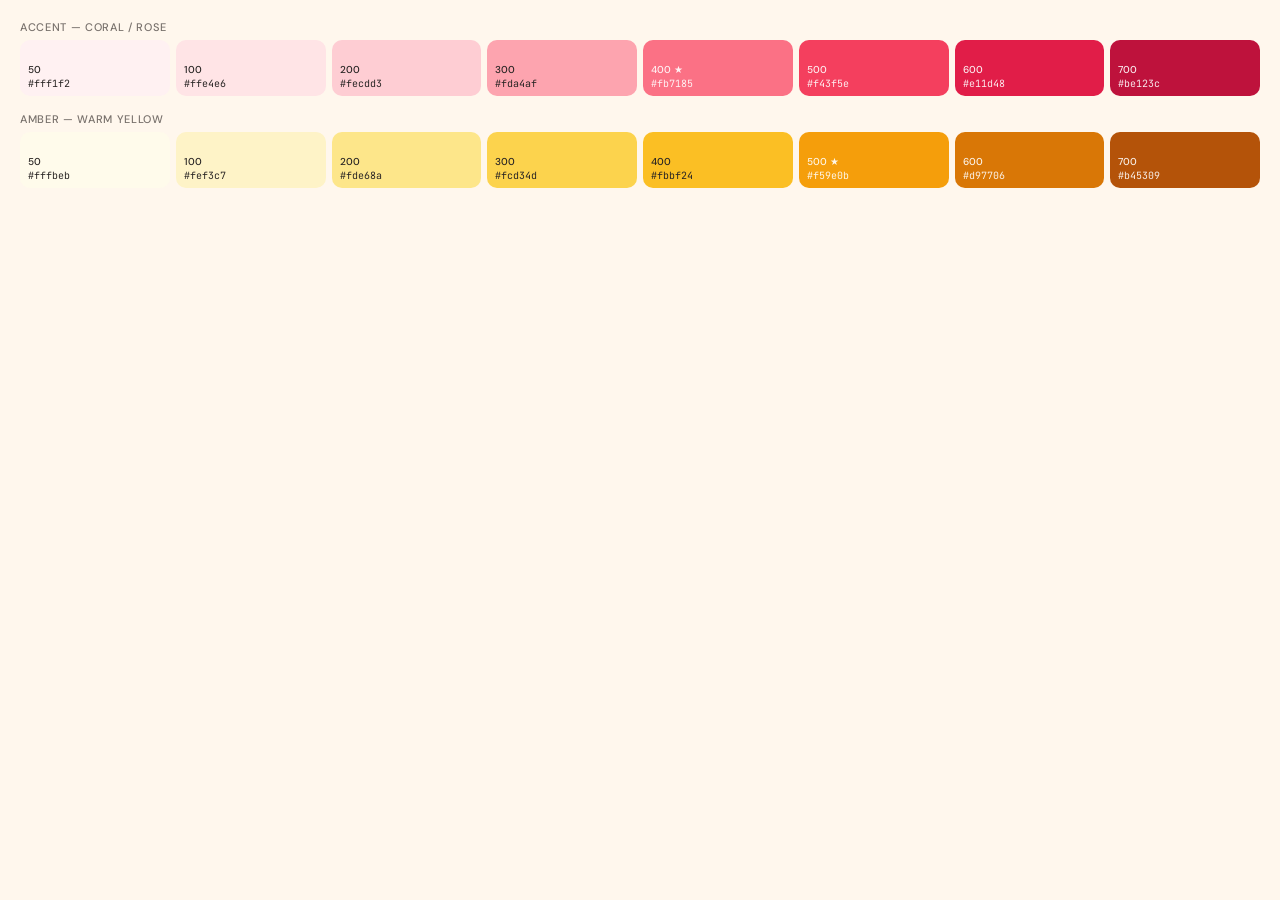
<file: preview/colors-accent.html>
<!DOCTYPE html>
<html lang="en">
<head>
<meta charset="UTF-8">
<title>Accent Colors</title>
<link href="https://fonts.googleapis.com/css2?family=DM+Sans:wght@400;500&family=JetBrains+Mono:wght@400&display=swap" rel="stylesheet">
<style>
  * { box-sizing: border-box; margin: 0; padding: 0; }
  body { font-family: 'DM Sans', sans-serif; background: #fff7ed; padding: 20px; display: flex; flex-direction: column; gap: 16px; }
  .row { display: flex; gap: 6px; }
  .swatch { flex: 1; height: 56px; border-radius: 10px; display: flex; flex-direction: column; justify-content: flex-end; padding: 6px 8px; }
  .swatch-label { font-family: 'JetBrains Mono', monospace; font-size: 10px; }
  .swatch-name { font-size: 10px; font-weight: 500; margin-bottom: 1px; }
  .light { color: #292524; }
  .dark { color: rgba(255,255,255,0.9); }
  .section-label { font-size: 11px; font-weight: 500; color: #78716c; margin-bottom: 6px; letter-spacing: 0.06em; text-transform: uppercase; }
</style>
</head>
<body>
<div>
  <div class="section-label">Accent — Coral / Rose</div>
  <div class="row">
    <div class="swatch light" style="background:#fff1f2"><div class="swatch-name">50</div><div class="swatch-label">#fff1f2</div></div>
    <div class="swatch light" style="background:#ffe4e6"><div class="swatch-name">100</div><div class="swatch-label">#ffe4e6</div></div>
    <div class="swatch light" style="background:#fecdd3"><div class="swatch-name">200</div><div class="swatch-label">#fecdd3</div></div>
    <div class="swatch light" style="background:#fda4af"><div class="swatch-name">300</div><div class="swatch-label">#fda4af</div></div>
    <div class="swatch dark" style="background:#fb7185"><div class="swatch-name">400 ★</div><div class="swatch-label">#fb7185</div></div>
    <div class="swatch dark" style="background:#f43f5e"><div class="swatch-name">500</div><div class="swatch-label">#f43f5e</div></div>
    <div class="swatch dark" style="background:#e11d48"><div class="swatch-name">600</div><div class="swatch-label">#e11d48</div></div>
    <div class="swatch dark" style="background:#be123c"><div class="swatch-name">700</div><div class="swatch-label">#be123c</div></div>
  </div>
</div>
<div>
  <div class="section-label">Amber — Warm Yellow</div>
  <div class="row">
    <div class="swatch light" style="background:#fffbeb"><div class="swatch-name">50</div><div class="swatch-label">#fffbeb</div></div>
    <div class="swatch light" style="background:#fef3c7"><div class="swatch-name">100</div><div class="swatch-label">#fef3c7</div></div>
    <div class="swatch light" style="background:#fde68a"><div class="swatch-name">200</div><div class="swatch-label">#fde68a</div></div>
    <div class="swatch light" style="background:#fcd34d"><div class="swatch-name">300</div><div class="swatch-label">#fcd34d</div></div>
    <div class="swatch light" style="background:#fbbf24"><div class="swatch-name">400</div><div class="swatch-label">#fbbf24</div></div>
    <div class="swatch dark" style="background:#f59e0b"><div class="swatch-name">500 ★</div><div class="swatch-label">#f59e0b</div></div>
    <div class="swatch dark" style="background:#d97706"><div class="swatch-name">600</div><div class="swatch-label">#d97706</div></div>
    <div class="swatch dark" style="background:#b45309"><div class="swatch-name">700</div><div class="swatch-label">#b45309</div></div>
  </div>
</div>
</body>
</html>
</file>
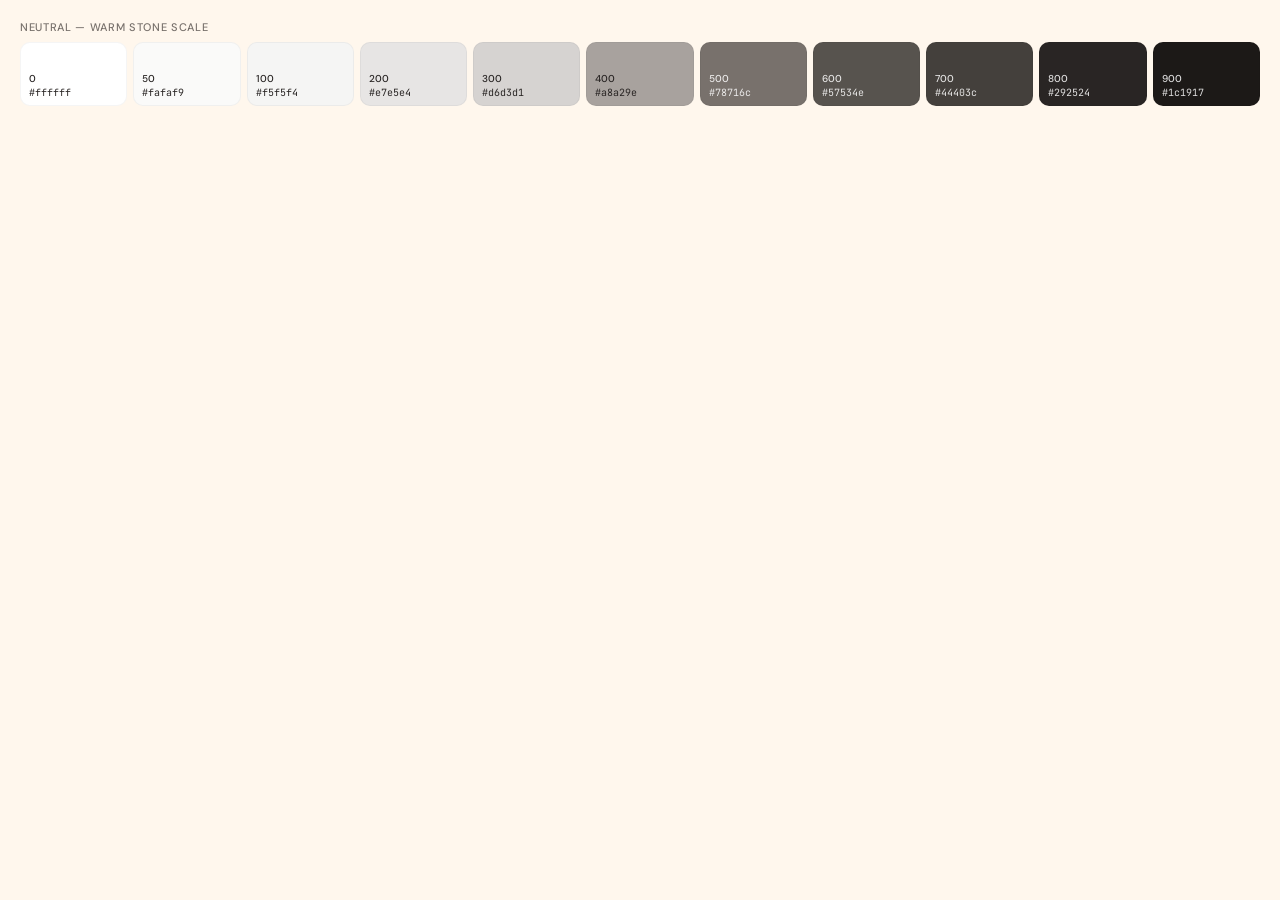
<file: preview/colors-neutral.html>
<!DOCTYPE html>
<html lang="en">
<head>
<meta charset="UTF-8">
<meta name="viewport" content="width=device-width, initial-scale=1.0">
<title>Neutral Colors</title>
<link href="https://fonts.googleapis.com/css2?family=DM+Sans:wght@400;500&family=JetBrains+Mono:wght@400&display=swap" rel="stylesheet">
<style>
  * { box-sizing: border-box; margin: 0; padding: 0; }
  body { font-family: 'DM Sans', sans-serif; background: #fff7ed; padding: 20px; }
  .row { display: flex; gap: 6px; }
  .swatch { flex: 1; height: 64px; border-radius: 10px; display: flex; flex-direction: column; justify-content: flex-end; padding: 6px 8px; border: 1px solid rgba(0,0,0,0.04); }
  .swatch-label { font-family: 'JetBrains Mono', monospace; font-size: 10px; }
  .swatch-name { font-size: 10px; font-weight: 500; margin-bottom: 1px; }
  .light { color: #292524; }
  .dark { color: rgba(255,255,255,0.85); }
  .section-label { font-size: 11px; font-weight: 500; color: #78716c; margin-bottom: 8px; letter-spacing: 0.06em; text-transform: uppercase; }
</style>
</head>
<body>
<div class="section-label">Neutral — Warm Stone Scale</div>
<div class="row">
  <div class="swatch light" style="background:#ffffff"><div class="swatch-name">0</div><div class="swatch-label">#ffffff</div></div>
  <div class="swatch light" style="background:#fafaf9"><div class="swatch-name">50</div><div class="swatch-label">#fafaf9</div></div>
  <div class="swatch light" style="background:#f5f5f4"><div class="swatch-name">100</div><div class="swatch-label">#f5f5f4</div></div>
  <div class="swatch light" style="background:#e7e5e4"><div class="swatch-name">200</div><div class="swatch-label">#e7e5e4</div></div>
  <div class="swatch light" style="background:#d6d3d1"><div class="swatch-name">300</div><div class="swatch-label">#d6d3d1</div></div>
  <div class="swatch light" style="background:#a8a29e"><div class="swatch-name">400</div><div class="swatch-label">#a8a29e</div></div>
  <div class="swatch dark" style="background:#78716c"><div class="swatch-name">500</div><div class="swatch-label">#78716c</div></div>
  <div class="swatch dark" style="background:#57534e"><div class="swatch-name">600</div><div class="swatch-label">#57534e</div></div>
  <div class="swatch dark" style="background:#44403c"><div class="swatch-name">700</div><div class="swatch-label">#44403c</div></div>
  <div class="swatch dark" style="background:#292524"><div class="swatch-name">800</div><div class="swatch-label">#292524</div></div>
  <div class="swatch dark" style="background:#1c1917"><div class="swatch-name">900</div><div class="swatch-label">#1c1917</div></div>
</div>
</body>
</html>
</file>
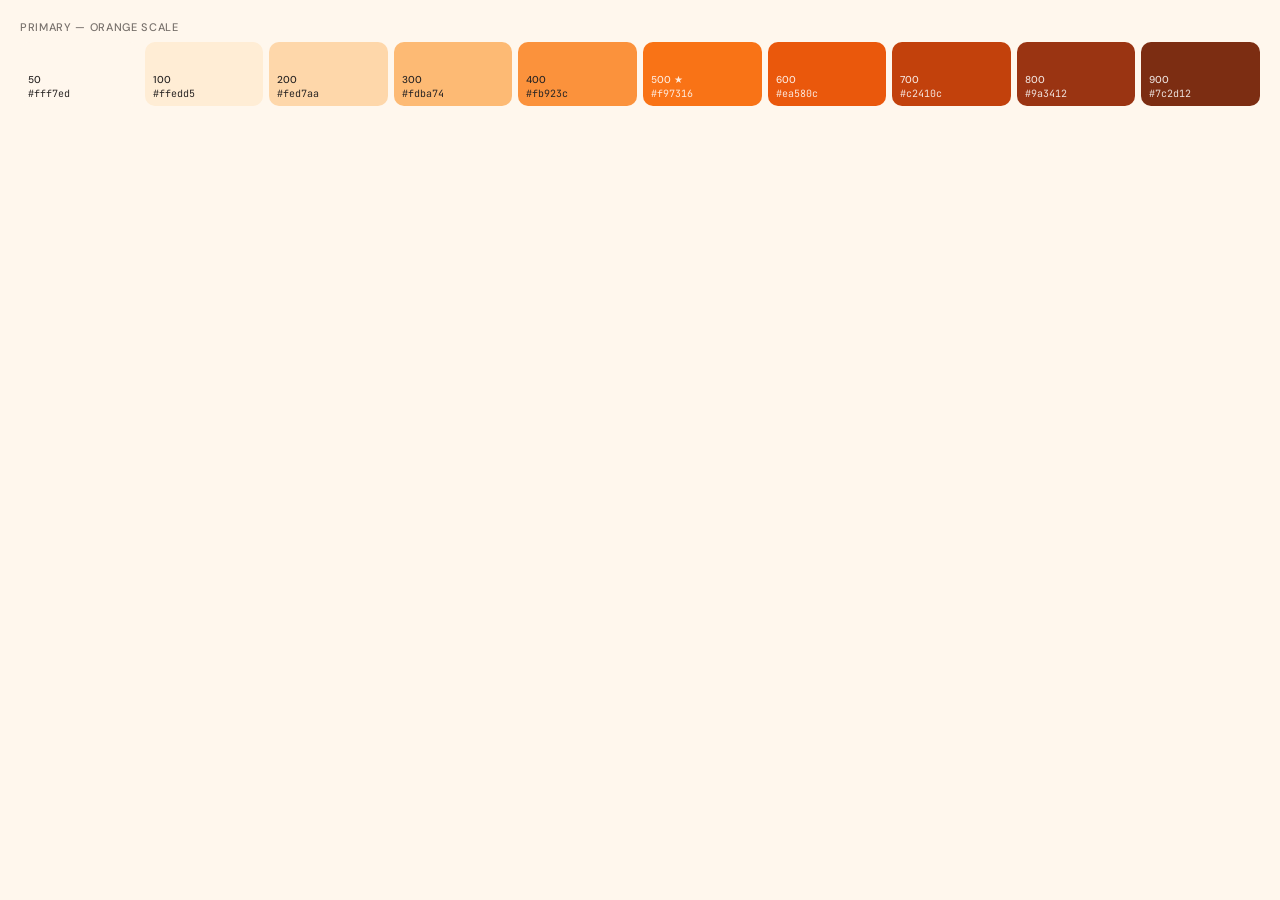
<file: preview/colors-primary.html>
<!DOCTYPE html>
<html lang="en">
<head>
<meta charset="UTF-8">
<meta name="viewport" content="width=device-width, initial-scale=1.0">
<title>Primary Colors</title>
<link rel="preconnect" href="https://fonts.googleapis.com">
<link href="https://fonts.googleapis.com/css2?family=DM+Sans:wght@400;500&family=JetBrains+Mono:wght@400&display=swap" rel="stylesheet">
<style>
  * { box-sizing: border-box; margin: 0; padding: 0; }
  body { font-family: 'DM Sans', sans-serif; background: #fff7ed; padding: 20px; }
  .row { display: flex; gap: 6px; }
  .swatch { flex: 1; height: 64px; border-radius: 10px; display: flex; flex-direction: column; justify-content: flex-end; padding: 6px 8px; }
  .swatch-label { font-family: 'JetBrains Mono', monospace; font-size: 10px; font-weight: 400; }
  .swatch-name { font-size: 10px; font-weight: 500; margin-bottom: 1px; }
  .light { color: #292524; }
  .dark { color: rgba(255,255,255,0.85); }
  .section-label { font-size: 11px; font-weight: 500; color: #78716c; margin-bottom: 8px; letter-spacing: 0.06em; text-transform: uppercase; }
</style>
</head>
<body>
<div class="section-label">Primary — Orange Scale</div>
<div class="row">
  <div class="swatch light" style="background:#fff7ed"><div class="swatch-name">50</div><div class="swatch-label">#fff7ed</div></div>
  <div class="swatch light" style="background:#ffedd5"><div class="swatch-name">100</div><div class="swatch-label">#ffedd5</div></div>
  <div class="swatch light" style="background:#fed7aa"><div class="swatch-name">200</div><div class="swatch-label">#fed7aa</div></div>
  <div class="swatch light" style="background:#fdba74"><div class="swatch-name">300</div><div class="swatch-label">#fdba74</div></div>
  <div class="swatch light" style="background:#fb923c"><div class="swatch-name">400</div><div class="swatch-label">#fb923c</div></div>
  <div class="swatch dark" style="background:#f97316"><div class="swatch-name">500 ★</div><div class="swatch-label">#f97316</div></div>
  <div class="swatch dark" style="background:#ea580c"><div class="swatch-name">600</div><div class="swatch-label">#ea580c</div></div>
  <div class="swatch dark" style="background:#c2410c"><div class="swatch-name">700</div><div class="swatch-label">#c2410c</div></div>
  <div class="swatch dark" style="background:#9a3412"><div class="swatch-name">800</div><div class="swatch-label">#9a3412</div></div>
  <div class="swatch dark" style="background:#7c2d12"><div class="swatch-name">900</div><div class="swatch-label">#7c2d12</div></div>
</div>
</body>
</html>
</file>
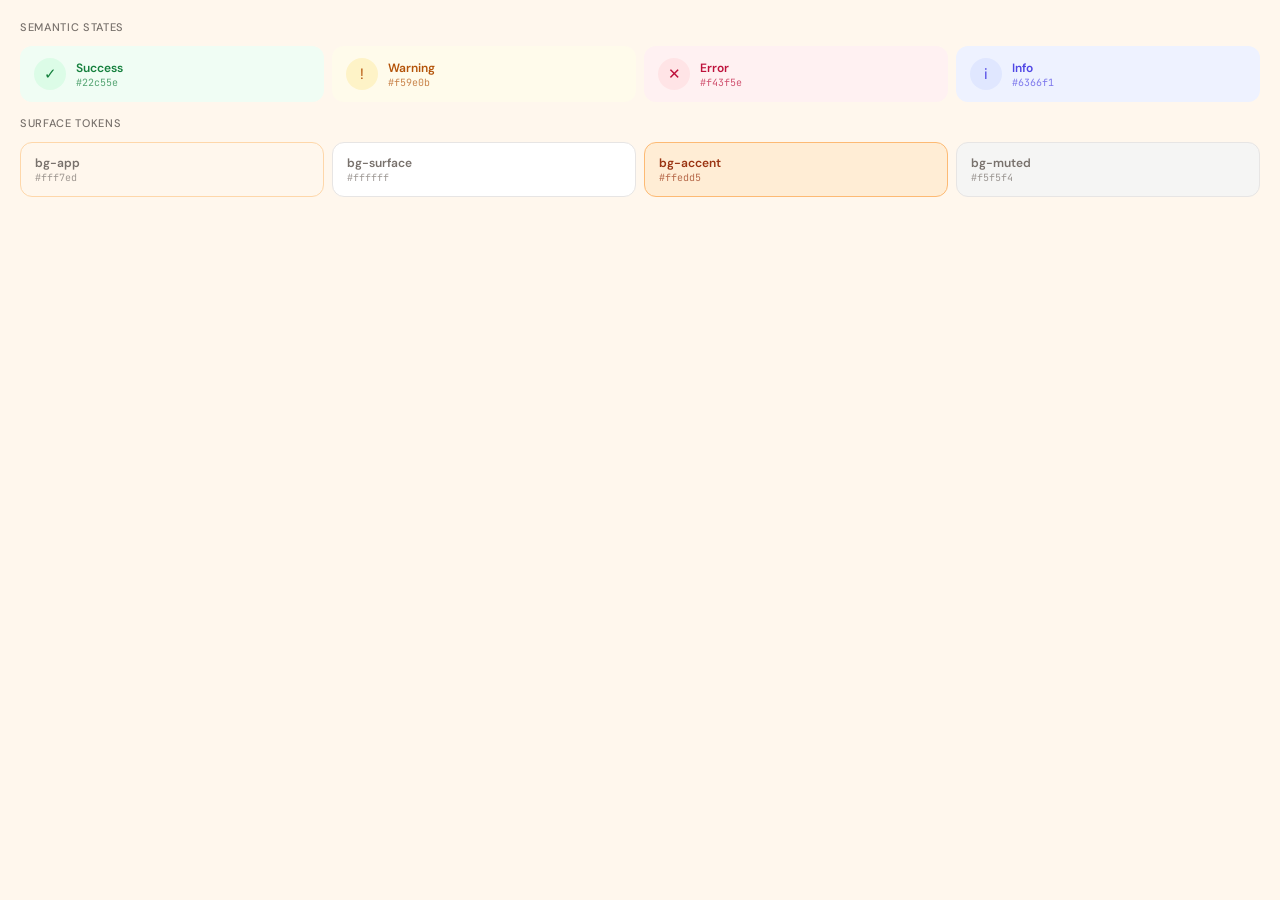
<file: preview/colors-semantic.html>
<!DOCTYPE html>
<html lang="en">
<head>
<meta charset="UTF-8">
<title>Semantic Colors</title>
<link href="https://fonts.googleapis.com/css2?family=DM+Sans:wght@400;500;600&family=JetBrains+Mono:wght@400&display=swap" rel="stylesheet">
<style>
  * { box-sizing: border-box; margin: 0; padding: 0; }
  body { font-family: 'DM Sans', sans-serif; background: #fff7ed; padding: 20px; display: flex; flex-direction: column; gap: 10px; }
  .row { display: flex; gap: 8px; }
  .chip { flex: 1; border-radius: 12px; padding: 12px 14px; display: flex; align-items: center; gap: 10px; }
  .chip-icon { width: 32px; height: 32px; border-radius: 50%; display: flex; align-items: center; justify-content: center; font-size: 15px; flex-shrink: 0; }
  .chip-text { display: flex; flex-direction: column; }
  .chip-name { font-size: 12px; font-weight: 600; }
  .chip-hex { font-family: 'JetBrains Mono', monospace; font-size: 10px; opacity: 0.7; }
  .section-label { font-size: 11px; font-weight: 500; color: #78716c; margin-bottom: 2px; letter-spacing: 0.06em; text-transform: uppercase; }
</style>
</head>
<body>
<div class="section-label">Semantic States</div>
<div class="row">
  <div class="chip" style="background:#f0fdf4; color:#15803d;">
    <div class="chip-icon" style="background:#dcfce7;">✓</div>
    <div class="chip-text"><div class="chip-name">Success</div><div class="chip-hex">#22c55e</div></div>
  </div>
  <div class="chip" style="background:#fffbeb; color:#b45309;">
    <div class="chip-icon" style="background:#fef3c7;">!</div>
    <div class="chip-text"><div class="chip-name">Warning</div><div class="chip-hex">#f59e0b</div></div>
  </div>
  <div class="chip" style="background:#fff1f2; color:#be123c;">
    <div class="chip-icon" style="background:#ffe4e6;">✕</div>
    <div class="chip-text"><div class="chip-name">Error</div><div class="chip-hex">#f43f5e</div></div>
  </div>
  <div class="chip" style="background:#eef2ff; color:#4f46e5;">
    <div class="chip-icon" style="background:#e0e7ff;">i</div>
    <div class="chip-text"><div class="chip-name">Info</div><div class="chip-hex">#6366f1</div></div>
  </div>
</div>
<div class="section-label" style="margin-top:4px;">Surface Tokens</div>
<div class="row">
  <div class="chip" style="background:#fff7ed; border: 1px solid #fed7aa; color:#78716c;">
    <div class="chip-text"><div class="chip-name">bg-app</div><div class="chip-hex">#fff7ed</div></div>
  </div>
  <div class="chip" style="background:#ffffff; border: 1px solid #e7e5e4; color:#78716c;">
    <div class="chip-text"><div class="chip-name">bg-surface</div><div class="chip-hex">#ffffff</div></div>
  </div>
  <div class="chip" style="background:#ffedd5; border: 1px solid #fdba74; color:#9a3412;">
    <div class="chip-text"><div class="chip-name">bg-accent</div><div class="chip-hex">#ffedd5</div></div>
  </div>
  <div class="chip" style="background:#f5f5f4; border: 1px solid #e7e5e4; color:#78716c;">
    <div class="chip-text"><div class="chip-name">bg-muted</div><div class="chip-hex">#f5f5f4</div></div>
  </div>
</div>
</body>
</html>
</file>
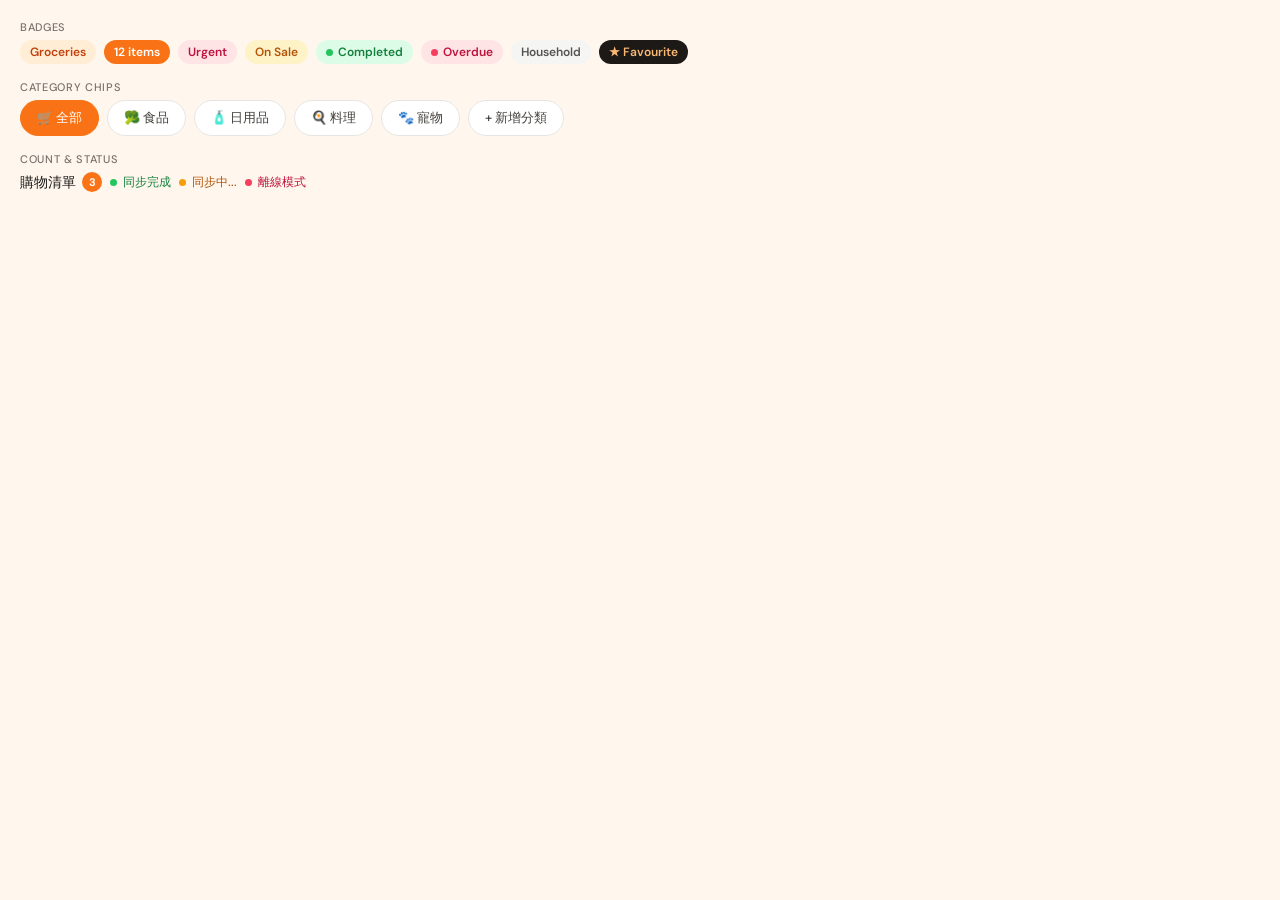
<file: preview/components-badges.html>
<!DOCTYPE html>
<html lang="en">
<head>
<meta charset="UTF-8">
<title>Badges & Chips</title>
<link href="https://fonts.googleapis.com/css2?family=DM+Sans:wght@400;500;600&display=swap" rel="stylesheet">
<style>
  * { box-sizing: border-box; margin: 0; padding: 0; }
  body { font-family: 'DM Sans', sans-serif; background: #fff7ed; padding: 20px; display: flex; flex-direction: column; gap: 16px; }
  .row { display: flex; gap: 8px; flex-wrap: wrap; align-items: center; }
  .section-label { font-size: 11px; font-weight: 500; color: #78716c; letter-spacing: 0.06em; text-transform: uppercase; margin-bottom: 6px; }
  /* Badges */
  .badge { display: inline-flex; align-items: center; gap: 5px; border-radius: 9999px; font-size: 12px; font-weight: 600; padding: 4px 10px; }
  .badge-primary { background: #ffedd5; color: #c2410c; }
  .badge-orange { background: #f97316; color: white; }
  .badge-coral { background: #ffe4e6; color: #be123c; }
  .badge-amber { background: #fef3c7; color: #b45309; }
  .badge-success { background: #dcfce7; color: #15803d; }
  .badge-error { background: #ffe4e6; color: #be123c; }
  .badge-neutral { background: #f5f5f4; color: #57534e; }
  .badge-dark { background: #1c1917; color: #fdba74; }
  /* Dot */
  .dot { width: 7px; height: 7px; border-radius: 50%; }
  /* Category chips */
  .chip { display: inline-flex; align-items: center; gap: 6px; border-radius: 9999px; font-size: 13px; font-weight: 500; padding: 8px 16px; cursor: pointer; border: 1.5px solid transparent; transition: all 150ms; }
  .chip-active { background: #f97316; color: white; border-color: #f97316; }
  .chip-default { background: white; color: #44403c; border-color: #e7e5e4; }
  .chip-default:hover { border-color: #f97316; color: #f97316; }
  /* Count badge */
  .count-badge { display: inline-flex; align-items: center; justify-content: center; width: 20px; height: 20px; border-radius: 50%; background: #f97316; color: white; font-size: 11px; font-weight: 700; }
  /* Status dot badge */
  .status-badge { display: inline-flex; align-items: center; gap: 6px; font-size: 12px; font-weight: 500; }
</style>
</head>
<body>
  <div>
    <div class="section-label">Badges</div>
    <div class="row">
      <span class="badge badge-primary">Groceries</span>
      <span class="badge badge-orange">12 items</span>
      <span class="badge badge-coral">Urgent</span>
      <span class="badge badge-amber">On Sale</span>
      <span class="badge badge-success"><span class="dot" style="background:#22c55e;"></span>Completed</span>
      <span class="badge badge-error"><span class="dot" style="background:#f43f5e;"></span>Overdue</span>
      <span class="badge badge-neutral">Household</span>
      <span class="badge badge-dark">★ Favourite</span>
    </div>
  </div>
  <div>
    <div class="section-label">Category Chips</div>
    <div class="row">
      <span class="chip chip-active">🛒 全部</span>
      <span class="chip chip-default">🥦 食品</span>
      <span class="chip chip-default">🧴 日用品</span>
      <span class="chip chip-default">🍳 料理</span>
      <span class="chip chip-default">🐾 寵物</span>
      <span class="chip chip-default">+ 新增分類</span>
    </div>
  </div>
  <div>
    <div class="section-label">Count &amp; Status</div>
    <div class="row">
      <div style="display:inline-flex;align-items:center;gap:6px;font-size:14px;color:#1c1917;font-weight:500;">
        購物清單 <span class="count-badge">3</span>
      </div>
      <div class="status-badge" style="color:#15803d;"><span class="dot" style="background:#22c55e;"></span>同步完成</div>
      <div class="status-badge" style="color:#b45309;"><span class="dot" style="background:#f59e0b;"></span>同步中...</div>
      <div class="status-badge" style="color:#be123c;"><span class="dot" style="background:#f43f5e;"></span>離線模式</div>
    </div>
  </div>
</body>
</html>
</file>
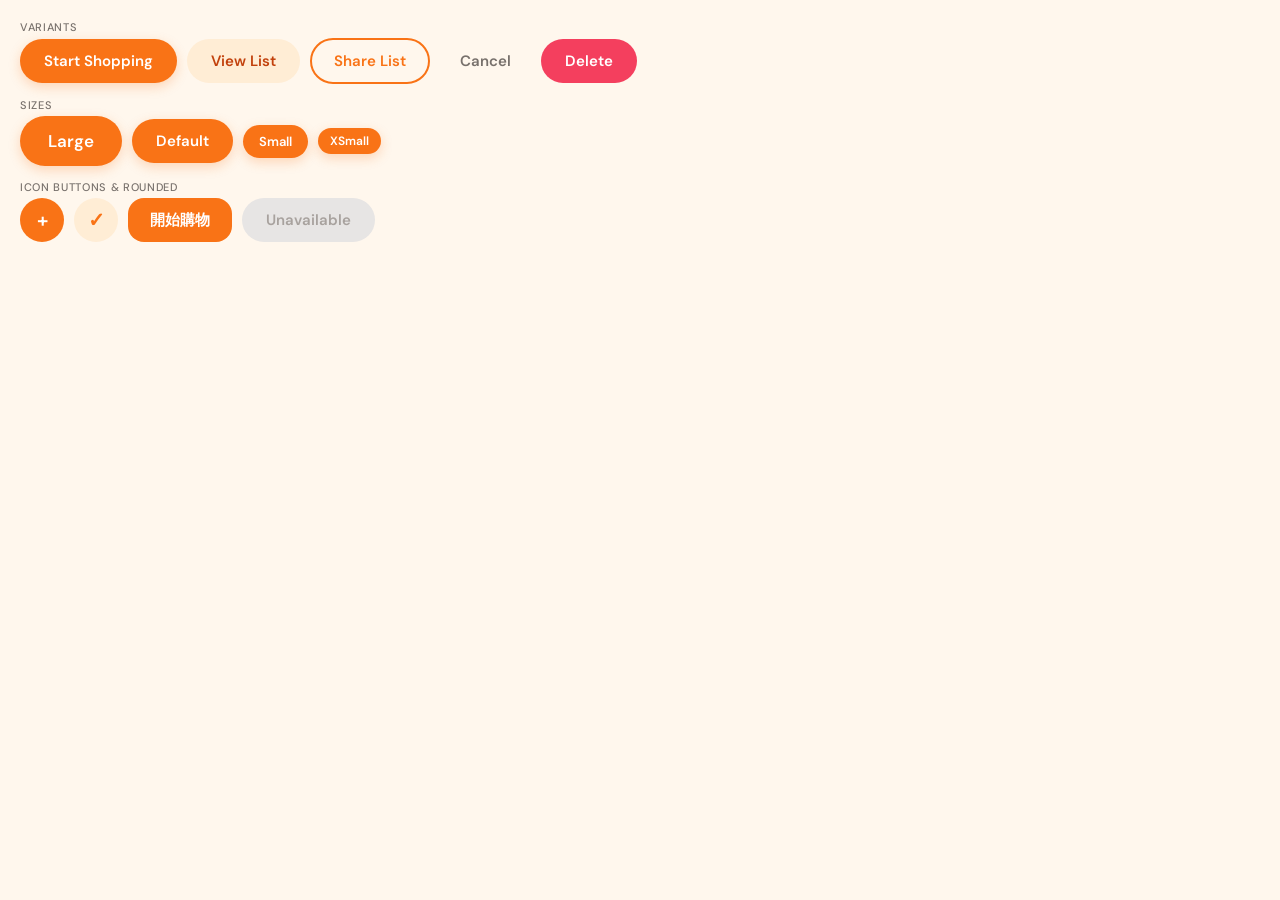
<file: preview/components-buttons.html>
<!DOCTYPE html>
<html lang="en">
<head>
<meta charset="UTF-8">
<title>Buttons</title>
<link href="https://fonts.googleapis.com/css2?family=Plus+Jakarta+Sans:wght@600;700&family=DM+Sans:wght@500;600&display=swap" rel="stylesheet">
<style>
  * { box-sizing: border-box; margin: 0; padding: 0; }
  body { font-family: 'DM Sans', sans-serif; background: #fff7ed; padding: 20px; display: flex; flex-direction: column; gap: 14px; }
  .row { display: flex; gap: 10px; flex-wrap: wrap; align-items: center; }
  .section-label { font-size: 11px; font-weight: 500; color: #78716c; letter-spacing: 0.06em; text-transform: uppercase; margin-bottom: 4px; }
  /* Base button */
  .btn { display: inline-flex; align-items: center; justify-content: center; gap: 7px; font-family: 'DM Sans', sans-serif; font-weight: 600; border: none; cursor: pointer; transition: all 200ms cubic-bezier(0.4,0,0.2,1); }
  /* Variants */
  .btn-primary { background: #f97316; color: #fff; border-radius: 9999px; padding: 12px 24px; font-size: 15px; box-shadow: 0 4px 12px rgba(249,115,22,.25); }
  .btn-primary:hover { background: #ea580c; transform: scale(1.02); }
  .btn-secondary { background: #ffedd5; color: #c2410c; border-radius: 9999px; padding: 12px 24px; font-size: 15px; }
  .btn-secondary:hover { background: #fed7aa; }
  .btn-outline { background: transparent; color: #f97316; border: 2px solid #f97316; border-radius: 9999px; padding: 11px 22px; font-size: 15px; }
  .btn-outline:hover { background: #fff7ed; }
  .btn-ghost { background: transparent; color: #78716c; border-radius: 9999px; padding: 11px 20px; font-size: 15px; }
  .btn-ghost:hover { background: #f5f5f4; color: #1c1917; }
  .btn-danger { background: #f43f5e; color: #fff; border-radius: 9999px; padding: 12px 24px; font-size: 15px; }
  /* Sizes */
  .btn-lg { padding: 14px 28px; font-size: 17px; }
  .btn-sm { padding: 8px 16px; font-size: 13px; }
  .btn-xs { padding: 5px 12px; font-size: 12px; }
  /* Icon button */
  .btn-icon { width: 44px; height: 44px; border-radius: 50%; background: #f97316; color: #fff; font-size: 20px; padding: 0; }
  .btn-icon-ghost { width: 44px; height: 44px; border-radius: 50%; background: #ffedd5; color: #f97316; font-size: 20px; padding: 0; }
  /* Disabled */
  .btn-disabled { background: #e7e5e4; color: #a8a29e; border-radius: 9999px; padding: 12px 24px; font-size: 15px; cursor: not-allowed; }
  /* Square-ish */
  .btn-rounded { background: #f97316; color: #fff; border-radius: 16px; padding: 12px 22px; font-size: 15px; }
</style>
</head>
<body>
  <div>
    <div class="section-label">Variants</div>
    <div class="row">
      <button class="btn btn-primary">Start Shopping</button>
      <button class="btn btn-secondary">View List</button>
      <button class="btn btn-outline">Share List</button>
      <button class="btn btn-ghost">Cancel</button>
      <button class="btn btn-danger">Delete</button>
    </div>
  </div>
  <div>
    <div class="section-label">Sizes</div>
    <div class="row">
      <button class="btn btn-primary btn-lg">Large</button>
      <button class="btn btn-primary">Default</button>
      <button class="btn btn-primary btn-sm">Small</button>
      <button class="btn btn-primary btn-xs">XSmall</button>
    </div>
  </div>
  <div>
    <div class="section-label">Icon Buttons &amp; Rounded</div>
    <div class="row">
      <button class="btn btn-icon">+</button>
      <button class="btn btn-icon-ghost">✓</button>
      <button class="btn btn-rounded">開始購物</button>
      <button class="btn btn-disabled" disabled>Unavailable</button>
    </div>
  </div>
</body>
</html>
</file>
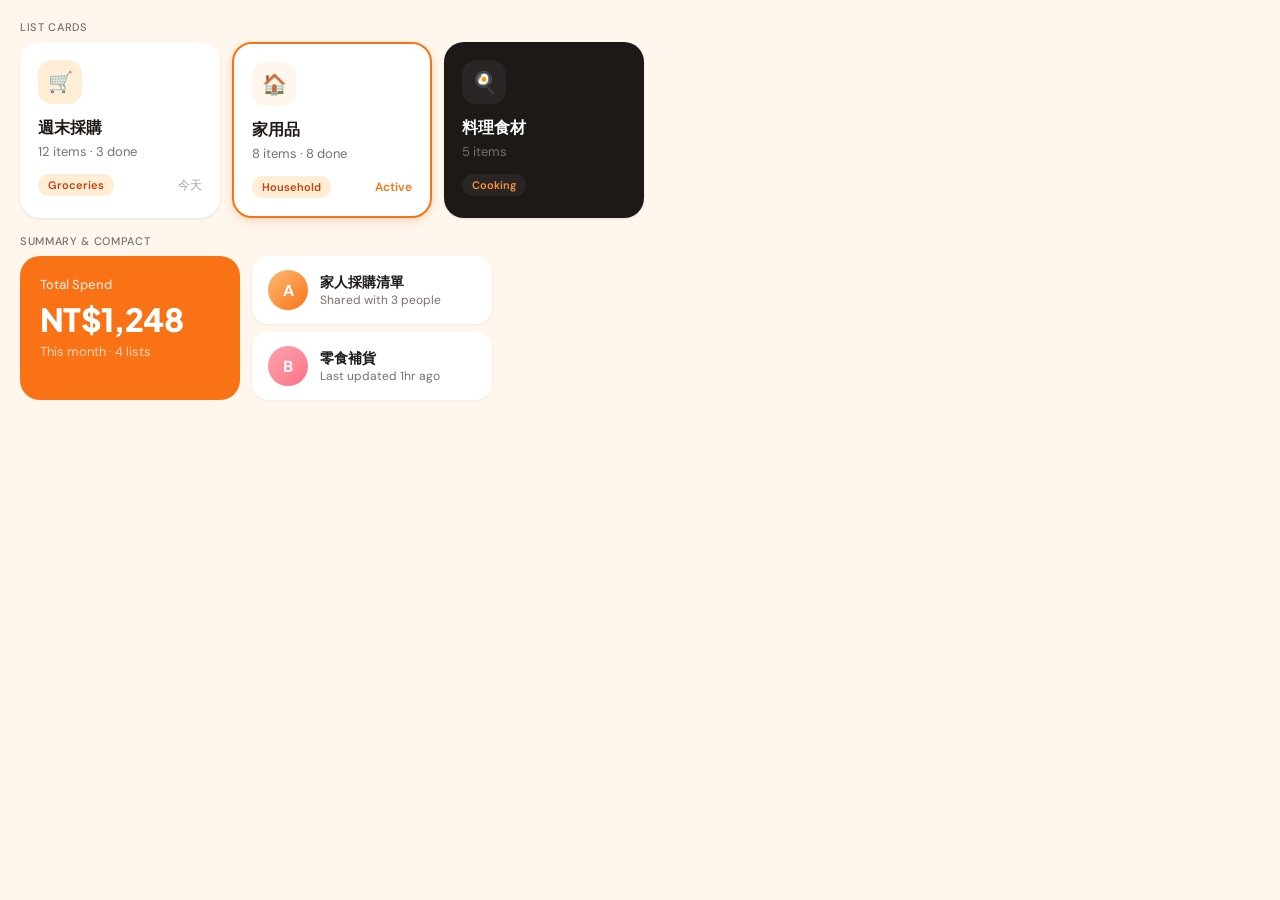
<file: preview/components-cards.html>
<!DOCTYPE html>
<html lang="en">
<head>
<meta charset="UTF-8">
<title>Cards</title>
<link href="https://fonts.googleapis.com/css2?family=Plus+Jakarta+Sans:wght@600;700;800&family=DM+Sans:wght@400;500;600&display=swap" rel="stylesheet">
<style>
  * { box-sizing: border-box; margin: 0; padding: 0; }
  body { font-family: 'DM Sans', sans-serif; background: #fff7ed; padding: 20px; display: flex; flex-direction: column; gap: 16px; }
  .row { display: flex; gap: 12px; flex-wrap: wrap; }
  .section-label { font-size: 11px; font-weight: 500; color: #78716c; letter-spacing: 0.06em; text-transform: uppercase; margin-bottom: 8px; }
  /* List card */
  .list-card { background: #fff; border-radius: 20px; padding: 18px; box-shadow: 0 1px 3px rgba(0,0,0,.06), 0 1px 2px rgba(0,0,0,.04); width: 200px; }
  .list-card-icon { width: 44px; height: 44px; border-radius: 14px; background: #ffedd5; display: flex; align-items: center; justify-content: center; font-size: 20px; margin-bottom: 12px; }
  .list-card-title { font-family: 'Plus Jakarta Sans', sans-serif; font-size: 16px; font-weight: 700; color: #1c1917; margin-bottom: 4px; }
  .list-card-sub { font-size: 13px; color: #78716c; }
  .list-card-footer { margin-top: 14px; display: flex; align-items: center; justify-content: space-between; }
  .pill { background: #ffedd5; color: #c2410c; font-size: 11px; font-weight: 600; border-radius: 9999px; padding: 4px 10px; }
  /* Summary card */
  .summary-card { background: #f97316; border-radius: 20px; padding: 20px; color: white; width: 220px; }
  .summary-card-label { font-size: 13px; font-weight: 500; opacity: 0.8; margin-bottom: 6px; }
  .summary-card-value { font-family: 'Plus Jakarta Sans', sans-serif; font-size: 32px; font-weight: 800; letter-spacing: -0.02em; }
  .summary-card-sub { font-size: 13px; opacity: 0.7; margin-top: 4px; }
  /* Compact card */
  .compact-card { background: #fff; border-radius: 16px; padding: 14px 16px; box-shadow: 0 1px 3px rgba(0,0,0,.06); display: flex; align-items: center; gap: 12px; width: 240px; }
  .compact-avatar { width: 40px; height: 40px; border-radius: 50%; background: linear-gradient(135deg, #fdba74, #f97316); flex-shrink: 0; display: flex; align-items: center; justify-content: center; color: white; font-weight: 700; font-size: 16px; }
  .compact-body { flex: 1; min-width: 0; }
  .compact-title { font-weight: 600; font-size: 14px; color: #1c1917; white-space: nowrap; overflow: hidden; text-overflow: ellipsis; }
  .compact-sub { font-size: 12px; color: #78716c; }
  /* Active card */
  .active-card { background: #fff; border-radius: 20px; padding: 18px; box-shadow: 0 4px 12px rgba(249,115,22,.15), 0 2px 6px rgba(0,0,0,.06); border: 2px solid #f97316; width: 200px; }
</style>
</head>
<body>
  <div>
    <div class="section-label">List Cards</div>
    <div class="row">
      <div class="list-card">
        <div class="list-card-icon">🛒</div>
        <div class="list-card-title">週末採購</div>
        <div class="list-card-sub">12 items · 3 done</div>
        <div class="list-card-footer">
          <div class="pill">Groceries</div>
          <span style="font-size:12px;color:#a8a29e;">今天</span>
        </div>
      </div>
      <div class="list-card active-card">
        <div class="list-card-icon" style="background:#fff7ed;">🏠</div>
        <div class="list-card-title">家用品</div>
        <div class="list-card-sub">8 items · 8 done</div>
        <div class="list-card-footer">
          <div class="pill">Household</div>
          <span style="font-size:12px;color:#f97316;font-weight:600;">Active</span>
        </div>
      </div>
      <div class="list-card" style="background:#1c1917;">
        <div class="list-card-icon" style="background:#292524;">🍳</div>
        <div class="list-card-title" style="color:#fff;">料理食材</div>
        <div class="list-card-sub" style="color:#78716c;">5 items</div>
        <div class="list-card-footer">
          <div class="pill" style="background:#292524;color:#fb923c;">Cooking</div>
        </div>
      </div>
    </div>
  </div>
  <div>
    <div class="section-label">Summary &amp; Compact</div>
    <div class="row">
      <div class="summary-card">
        <div class="summary-card-label">Total Spend</div>
        <div class="summary-card-value">NT$1,248</div>
        <div class="summary-card-sub">This month · 4 lists</div>
      </div>
      <div style="display:flex;flex-direction:column;gap:8px;">
        <div class="compact-card">
          <div class="compact-avatar">A</div>
          <div class="compact-body">
            <div class="compact-title">家人採購清單</div>
            <div class="compact-sub">Shared with 3 people</div>
          </div>
        </div>
        <div class="compact-card">
          <div class="compact-avatar" style="background:linear-gradient(135deg,#fda4af,#fb7185);">B</div>
          <div class="compact-body">
            <div class="compact-title">零食補貨</div>
            <div class="compact-sub">Last updated 1hr ago</div>
          </div>
        </div>
      </div>
    </div>
  </div>
</body>
</html>
</file>
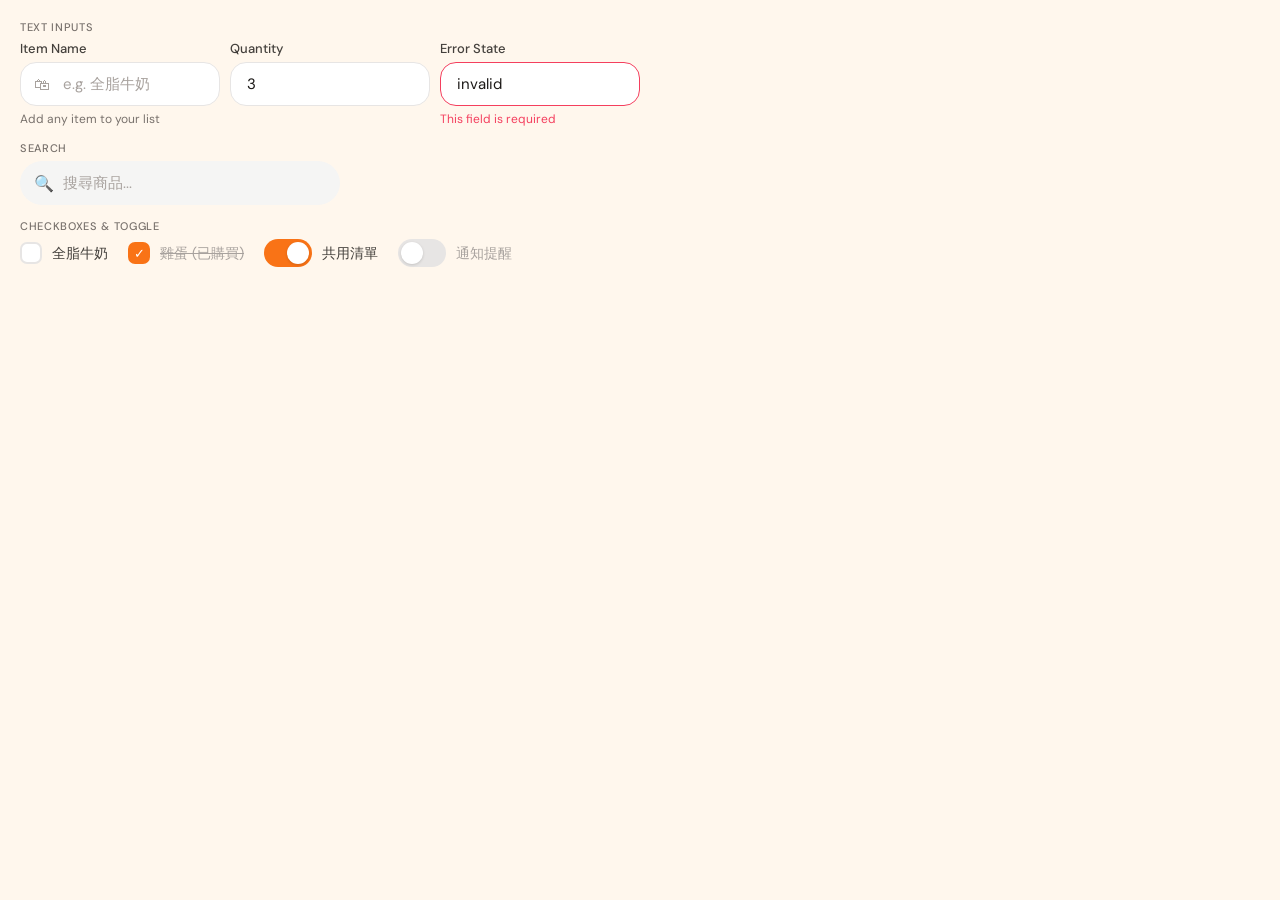
<file: preview/components-inputs.html>
<!DOCTYPE html>
<html lang="en">
<head>
<meta charset="UTF-8">
<title>Inputs</title>
<link href="https://fonts.googleapis.com/css2?family=DM+Sans:wght@400;500;600&display=swap" rel="stylesheet">
<style>
  * { box-sizing: border-box; margin: 0; padding: 0; }
  body { font-family: 'DM Sans', sans-serif; background: #fff7ed; padding: 20px; display: flex; flex-direction: column; gap: 14px; }
  .section-label { font-size: 11px; font-weight: 500; color: #78716c; letter-spacing: 0.06em; text-transform: uppercase; margin-bottom: 6px; }
  .row { display: flex; gap: 10px; flex-wrap: wrap; align-items: flex-start; }
  /* Inputs */
  .field { display: flex; flex-direction: column; gap: 5px; }
  .field-label { font-size: 13px; font-weight: 500; color: #44403c; }
  input, select, textarea {
    font-family: 'DM Sans', sans-serif;
    font-size: 15px;
    color: #1c1917;
    background: #fff;
    border: 1.5px solid #e7e5e4;
    border-radius: 16px;
    padding: 11px 16px;
    outline: none;
    transition: border-color 200ms, box-shadow 200ms;
    width: 100%;
  }
  input::placeholder, textarea::placeholder { color: #a8a29e; }
  input:focus, select:focus, textarea:focus {
    border-color: #f97316;
    box-shadow: 0 0 0 3px rgba(249,115,22,.2);
  }
  .input-error { border-color: #f43f5e !important; }
  .input-error:focus { box-shadow: 0 0 0 3px rgba(244,63,94,.2) !important; }
  .input-success { border-color: #22c55e !important; }
  .input-with-icon { position: relative; }
  .input-with-icon input { padding-left: 42px; }
  .input-icon { position: absolute; left: 14px; top: 50%; transform: translateY(-50%); color: #a8a29e; font-size: 16px; pointer-events: none; }
  .help-text { font-size: 12px; color: #78716c; }
  .error-text { font-size: 12px; color: #f43f5e; }
  /* Search */
  .search-wrap { position: relative; }
  .search-wrap input { background: #f5f5f4; border-color: transparent; border-radius: 9999px; padding: 11px 16px 11px 42px; }
  .search-wrap input:focus { background: #fff; border-color: #f97316; }
  /* Toggle / checkbox */
  .check-row { display: flex; align-items: center; gap: 10px; }
  .custom-check { width: 22px; height: 22px; border-radius: 7px; border: 2px solid #e7e5e4; background: white; flex-shrink: 0; display: flex; align-items: center; justify-content: center; cursor: pointer; }
  .custom-check.checked { background: #f97316; border-color: #f97316; color: white; font-size: 13px; }
  .toggle { width: 48px; height: 28px; border-radius: 9999px; background: #e7e5e4; position: relative; cursor: pointer; transition: background 200ms; }
  .toggle.on { background: #f97316; }
  .toggle-dot { width: 22px; height: 22px; border-radius: 50%; background: white; position: absolute; top: 3px; left: 3px; transition: transform 200ms cubic-bezier(0.34,1.56,0.64,1); box-shadow: 0 1px 3px rgba(0,0,0,.15); }
  .toggle.on .toggle-dot { transform: translateX(20px); }
</style>
</head>
<body>
  <div>
    <div class="section-label">Text Inputs</div>
    <div class="row">
      <div class="field" style="width:200px;">
        <div class="field-label">Item Name</div>
        <div class="input-with-icon">
          <span class="input-icon">🛍</span>
          <input type="text" placeholder="e.g. 全脂牛奶" />
        </div>
        <div class="help-text">Add any item to your list</div>
      </div>
      <div class="field" style="width:200px;">
        <div class="field-label">Quantity</div>
        <input type="text" value="3" />
      </div>
      <div class="field" style="width:200px;">
        <div class="field-label">Error State</div>
        <input type="text" class="input-error" value="invalid" />
        <div class="error-text">This field is required</div>
      </div>
    </div>
  </div>
  <div>
    <div class="section-label">Search</div>
    <div class="search-wrap" style="max-width:320px;">
      <span class="input-icon">🔍</span>
      <input type="text" placeholder="搜尋商品..." />
    </div>
  </div>
  <div>
    <div class="section-label">Checkboxes &amp; Toggle</div>
    <div class="row" style="align-items:center; gap:20px;">
      <div class="check-row">
        <div class="custom-check">　</div>
        <span style="font-size:14px;color:#44403c;">全脂牛奶</span>
      </div>
      <div class="check-row">
        <div class="custom-check checked">✓</div>
        <span style="font-size:14px;color:#a8a29e;text-decoration:line-through;">雞蛋 (已購買)</span>
      </div>
      <div class="check-row">
        <div class="toggle on"><div class="toggle-dot"></div></div>
        <span style="font-size:14px;color:#44403c;">共用清單</span>
      </div>
      <div class="check-row">
        <div class="toggle"><div class="toggle-dot"></div></div>
        <span style="font-size:14px;color:#a8a29e;">通知提醒</span>
      </div>
    </div>
  </div>
</body>
</html>
</file>
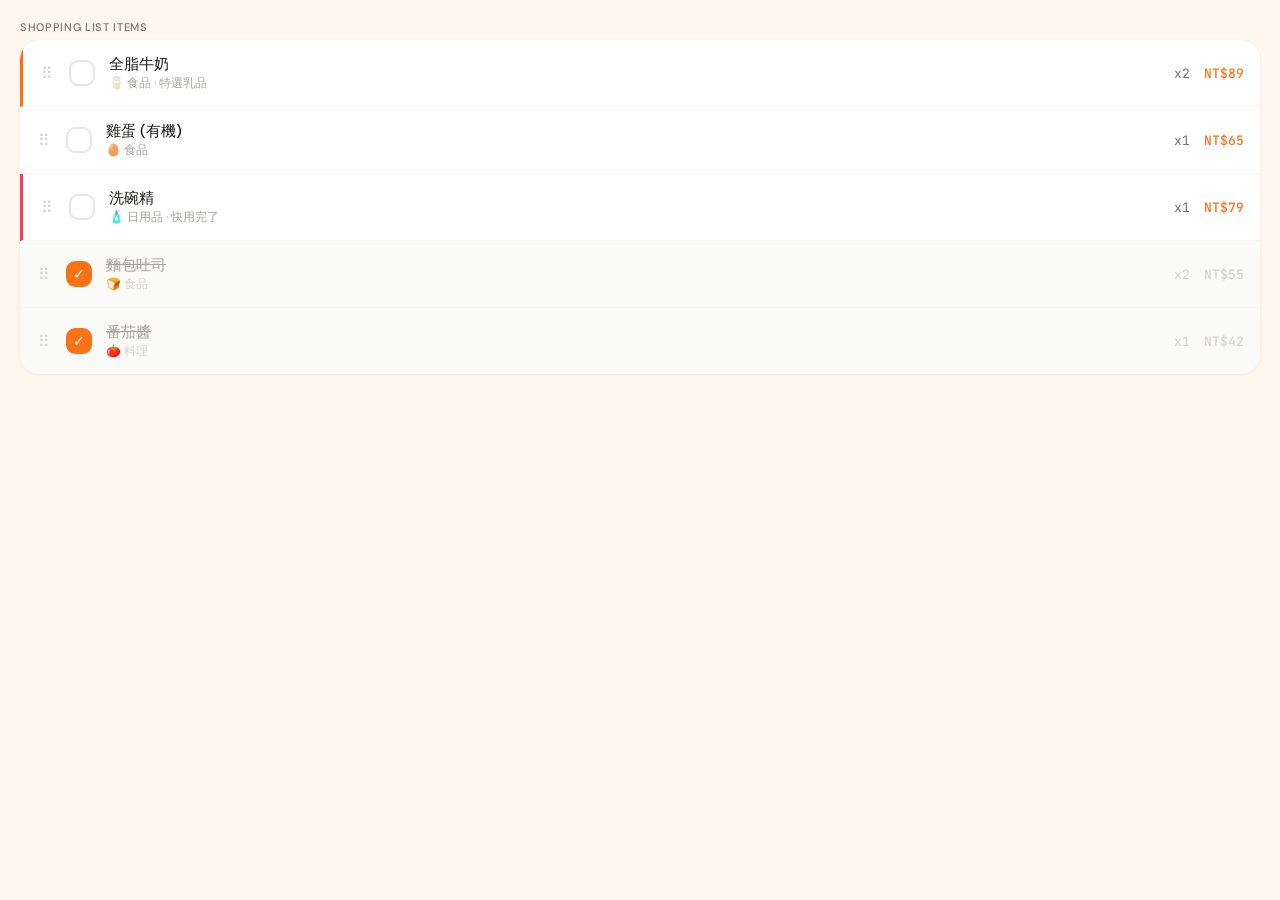
<file: preview/components-list-items.html>
<!DOCTYPE html>
<html lang="en">
<head>
<meta charset="UTF-8">
<title>List Items</title>
<link href="https://fonts.googleapis.com/css2?family=DM+Sans:wght@400;500;600&family=JetBrains+Mono:wght@400&display=swap" rel="stylesheet">
<style>
  * { box-sizing: border-box; margin: 0; padding: 0; }
  body { font-family: 'DM Sans', sans-serif; background: #fff7ed; padding: 20px; display: flex; flex-direction: column; gap: 16px; }
  .section-label { font-size: 11px; font-weight: 500; color: #78716c; letter-spacing: 0.06em; text-transform: uppercase; margin-bottom: 6px; }
  .list-group { background: white; border-radius: 20px; overflow: hidden; box-shadow: 0 1px 3px rgba(0,0,0,.06); }
  .list-item { display: flex; align-items: center; gap: 14px; padding: 14px 16px; transition: background 150ms; border-bottom: 1px solid #f5f5f4; }
  .list-item:last-child { border-bottom: none; }
  .list-item:hover { background: #fff7ed; }
  .list-item.done { background: #fafaf9; }
  .check { width: 26px; height: 26px; border-radius: 9px; border: 2px solid #e7e5e4; flex-shrink: 0; display: flex; align-items: center; justify-content: center; font-size: 14px; }
  .check.checked { background: #f97316; border-color: #f97316; color: white; }
  .item-main { flex: 1; min-width: 0; }
  .item-name { font-size: 15px; font-weight: 500; color: #1c1917; }
  .item-name.crossed { color: #a8a29e; text-decoration: line-through; }
  .item-meta { font-size: 12px; color: #a8a29e; margin-top: 1px; }
  .item-qty { font-family: 'JetBrains Mono', monospace; font-size: 13px; color: #78716c; flex-shrink: 0; }
  .item-price { font-family: 'JetBrains Mono', monospace; font-size: 13px; font-weight: 500; color: #f97316; flex-shrink: 0; }
  .drag-handle { color: #d6d3d1; font-size: 16px; cursor: grab; padding: 0 2px; }
  /* Swipe indicator */
  .item-urgent { border-left: 3px solid #f43f5e; }
  .item-new { border-left: 3px solid #f97316; }
</style>
</head>
<body>
  <div>
    <div class="section-label">Shopping List Items</div>
    <div class="list-group">
      <div class="list-item item-new">
        <span class="drag-handle">⠿</span>
        <div class="check"></div>
        <div class="item-main">
          <div class="item-name">全脂牛奶</div>
          <div class="item-meta">🥛 食品 · 特選乳品</div>
        </div>
        <div class="item-qty">x2</div>
        <div class="item-price">NT$89</div>
      </div>
      <div class="list-item">
        <span class="drag-handle">⠿</span>
        <div class="check"></div>
        <div class="item-main">
          <div class="item-name">雞蛋 (有機)</div>
          <div class="item-meta">🥚 食品</div>
        </div>
        <div class="item-qty">x1</div>
        <div class="item-price">NT$65</div>
      </div>
      <div class="list-item item-urgent">
        <span class="drag-handle">⠿</span>
        <div class="check"></div>
        <div class="item-main">
          <div class="item-name">洗碗精</div>
          <div class="item-meta">🧴 日用品 · 快用完了</div>
        </div>
        <div class="item-qty">x1</div>
        <div class="item-price">NT$79</div>
      </div>
      <div class="list-item done">
        <span class="drag-handle">⠿</span>
        <div class="check checked">✓</div>
        <div class="item-main">
          <div class="item-name crossed">麵包吐司</div>
          <div class="item-meta" style="color:#d6d3d1;">🍞 食品</div>
        </div>
        <div class="item-qty" style="color:#d6d3d1;">x2</div>
        <div class="item-price" style="color:#d6d3d1;">NT$55</div>
      </div>
      <div class="list-item done">
        <span class="drag-handle">⠿</span>
        <div class="check checked">✓</div>
        <div class="item-main">
          <div class="item-name crossed">番茄醬</div>
          <div class="item-meta" style="color:#d6d3d1;">🍅 料理</div>
        </div>
        <div class="item-qty" style="color:#d6d3d1;">x1</div>
        <div class="item-price" style="color:#d6d3d1;">NT$42</div>
      </div>
    </div>
  </div>
</body>
</html>
</file>
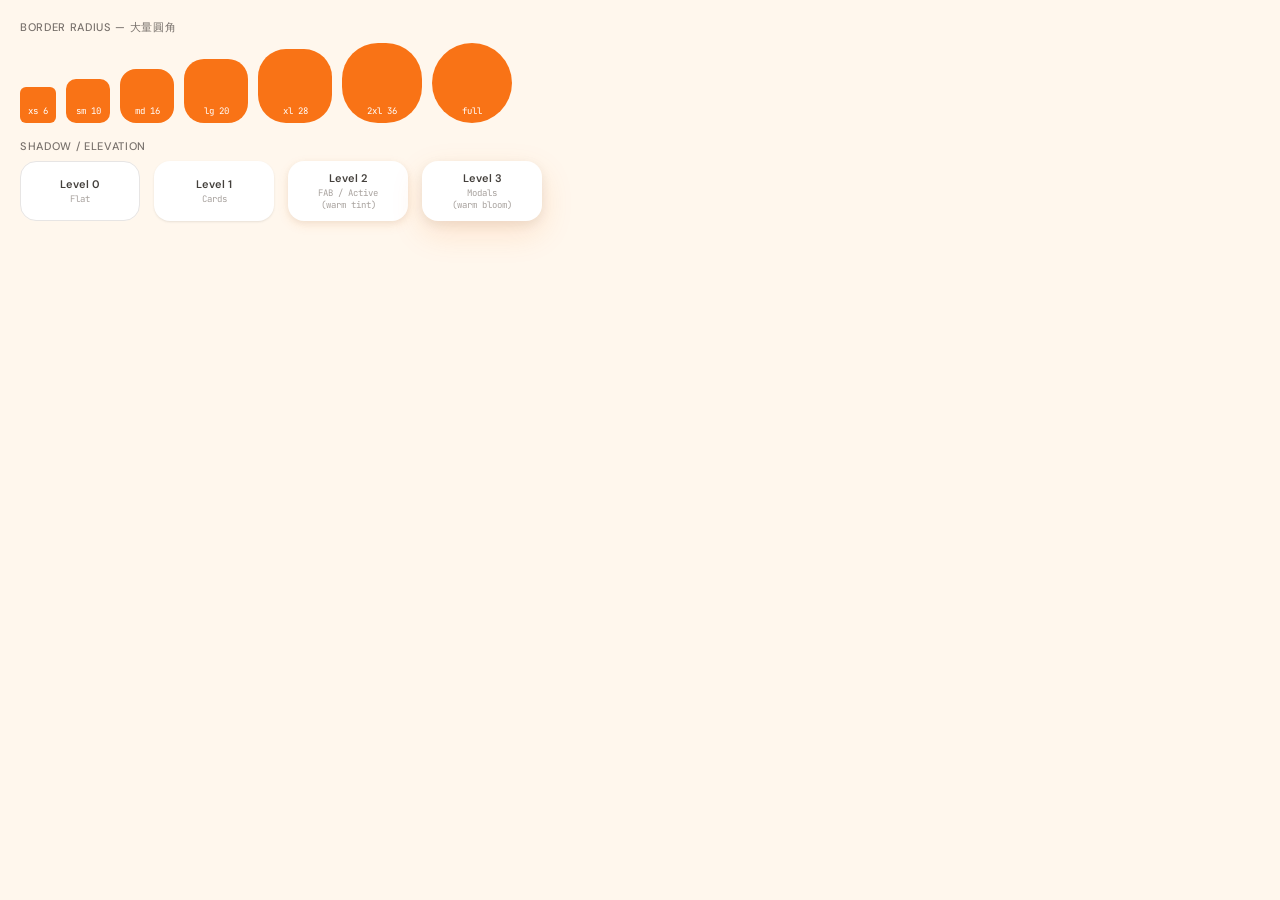
<file: preview/radius-shadow.html>
<!DOCTYPE html>
<html lang="en">
<head>
<meta charset="UTF-8">
<title>Radius & Shadow</title>
<link href="https://fonts.googleapis.com/css2?family=DM+Sans:wght@400;500&family=JetBrains+Mono:wght@400&display=swap" rel="stylesheet">
<style>
  * { box-sizing: border-box; margin: 0; padding: 0; }
  body { font-family: 'DM Sans', sans-serif; background: #fff7ed; padding: 20px; display: flex; flex-direction: column; gap: 16px; }
  .section-label { font-size: 11px; font-weight: 500; color: #78716c; letter-spacing: 0.06em; text-transform: uppercase; margin-bottom: 8px; }
  /* Radius */
  .radius-row { display: flex; gap: 10px; align-items: flex-end; }
  .rbox { background: #f97316; display: flex; flex-direction: column; align-items: center; justify-content: flex-end; padding-bottom: 6px; gap: 2px; }
  .rbox-label { font-family: 'JetBrains Mono', monospace; font-size: 9px; color: white; }
  /* Shadow */
  .shadow-row { display: flex; gap: 14px; }
  .sbox { background: white; border-radius: 16px; width: 120px; height: 60px; display: flex; flex-direction: column; align-items: center; justify-content: center; gap: 3px; }
  .sbox-name { font-size: 11px; font-weight: 600; color: #44403c; }
  .sbox-desc { font-family: 'JetBrains Mono', monospace; font-size: 9px; color: #a8a29e; text-align: center; padding: 0 6px; line-height: 1.3; }
</style>
</head>
<body>
  <div>
    <div class="section-label">Border Radius — 大量圓角</div>
    <div class="radius-row">
      <div class="rbox" style="width:36px;height:36px;border-radius:6px;"><div class="rbox-label">xs 6</div></div>
      <div class="rbox" style="width:44px;height:44px;border-radius:10px;"><div class="rbox-label">sm 10</div></div>
      <div class="rbox" style="width:54px;height:54px;border-radius:16px;"><div class="rbox-label">md 16</div></div>
      <div class="rbox" style="width:64px;height:64px;border-radius:20px;"><div class="rbox-label">lg 20</div></div>
      <div class="rbox" style="width:74px;height:74px;border-radius:28px;"><div class="rbox-label">xl 28</div></div>
      <div class="rbox" style="width:80px;height:80px;border-radius:36px;"><div class="rbox-label">2xl 36</div></div>
      <div class="rbox" style="width:80px;height:80px;border-radius:9999px;"><div class="rbox-label">full</div></div>
    </div>
  </div>
  <div>
    <div class="section-label">Shadow / Elevation</div>
    <div class="shadow-row">
      <div class="sbox" style="box-shadow:none;border:1px solid #e7e5e4;">
        <div class="sbox-name">Level 0</div>
        <div class="sbox-desc">Flat</div>
      </div>
      <div class="sbox" style="box-shadow:0 1px 3px rgba(0,0,0,.06),0 1px 2px rgba(0,0,0,.04);">
        <div class="sbox-name">Level 1</div>
        <div class="sbox-desc">Cards</div>
      </div>
      <div class="sbox" style="box-shadow:0 4px 12px rgba(249,115,22,.10),0 2px 6px rgba(0,0,0,.06);">
        <div class="sbox-name">Level 2</div>
        <div class="sbox-desc">FAB / Active<br>(warm tint)</div>
      </div>
      <div class="sbox" style="box-shadow:0 12px 32px rgba(249,115,22,.15),0 4px 12px rgba(0,0,0,.08);">
        <div class="sbox-name">Level 3</div>
        <div class="sbox-desc">Modals<br>(warm bloom)</div>
      </div>
    </div>
  </div>
</body>
</html>
</file>
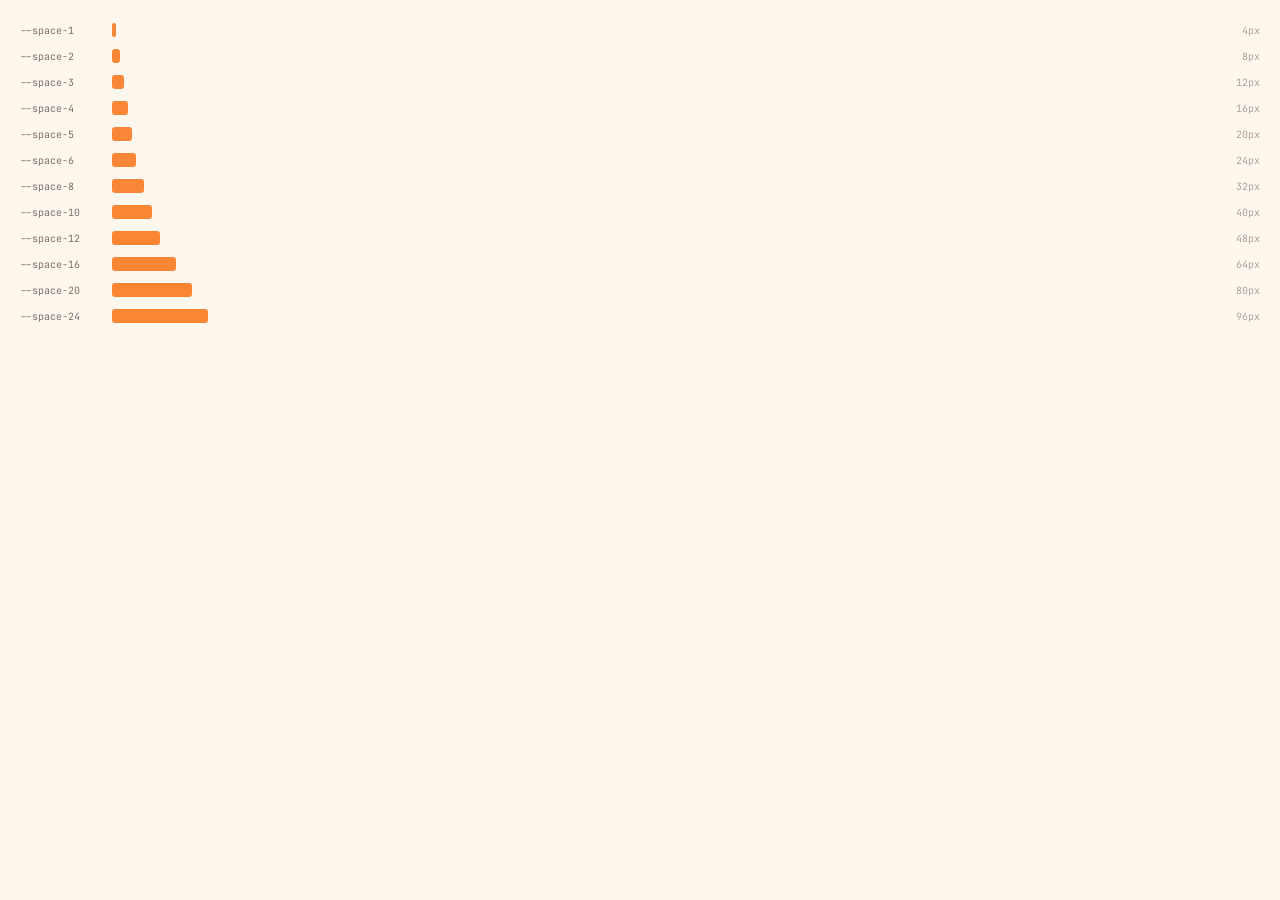
<file: preview/spacing-tokens.html>
<!DOCTYPE html>
<html lang="en">
<head>
<meta charset="UTF-8">
<title>Spacing Tokens</title>
<link href="https://fonts.googleapis.com/css2?family=DM+Sans:wght@400;500&family=JetBrains+Mono:wght@400&display=swap" rel="stylesheet">
<style>
  * { box-sizing: border-box; margin: 0; padding: 0; }
  body { font-family: 'DM Sans', sans-serif; background: #fff7ed; padding: 20px; }
  .grid { display: flex; flex-direction: column; gap: 6px; }
  .row { display: flex; align-items: center; gap: 12px; }
  .bar-wrap { flex: 1; height: 20px; display: flex; align-items: center; }
  .bar { height: 14px; background: #f97316; border-radius: 3px; opacity: 0.85; }
  .label { font-family: 'JetBrains Mono', monospace; font-size: 10px; color: #78716c; width: 80px; flex-shrink: 0; }
  .val { font-family: 'JetBrains Mono', monospace; font-size: 10px; color: #a8a29e; width: 32px; text-align: right; flex-shrink: 0; }
</style>
</head>
<body>
<div class="grid">
  <div class="row"><div class="label">--space-1</div><div class="bar-wrap"><div class="bar" style="width:4px"></div></div><div class="val">4px</div></div>
  <div class="row"><div class="label">--space-2</div><div class="bar-wrap"><div class="bar" style="width:8px"></div></div><div class="val">8px</div></div>
  <div class="row"><div class="label">--space-3</div><div class="bar-wrap"><div class="bar" style="width:12px"></div></div><div class="val">12px</div></div>
  <div class="row"><div class="label">--space-4</div><div class="bar-wrap"><div class="bar" style="width:16px"></div></div><div class="val">16px</div></div>
  <div class="row"><div class="label">--space-5</div><div class="bar-wrap"><div class="bar" style="width:20px"></div></div><div class="val">20px</div></div>
  <div class="row"><div class="label">--space-6</div><div class="bar-wrap"><div class="bar" style="width:24px"></div></div><div class="val">24px</div></div>
  <div class="row"><div class="label">--space-8</div><div class="bar-wrap"><div class="bar" style="width:32px"></div></div><div class="val">32px</div></div>
  <div class="row"><div class="label">--space-10</div><div class="bar-wrap"><div class="bar" style="width:40px"></div></div><div class="val">40px</div></div>
  <div class="row"><div class="label">--space-12</div><div class="bar-wrap"><div class="bar" style="width:48px"></div></div><div class="val">48px</div></div>
  <div class="row"><div class="label">--space-16</div><div class="bar-wrap"><div class="bar" style="width:64px"></div></div><div class="val">64px</div></div>
  <div class="row"><div class="label">--space-20</div><div class="bar-wrap"><div class="bar" style="width:80px"></div></div><div class="val">80px</div></div>
  <div class="row"><div class="label">--space-24</div><div class="bar-wrap"><div class="bar" style="width:96px"></div></div><div class="val">96px</div></div>
</div>
</body>
</html>
</file>
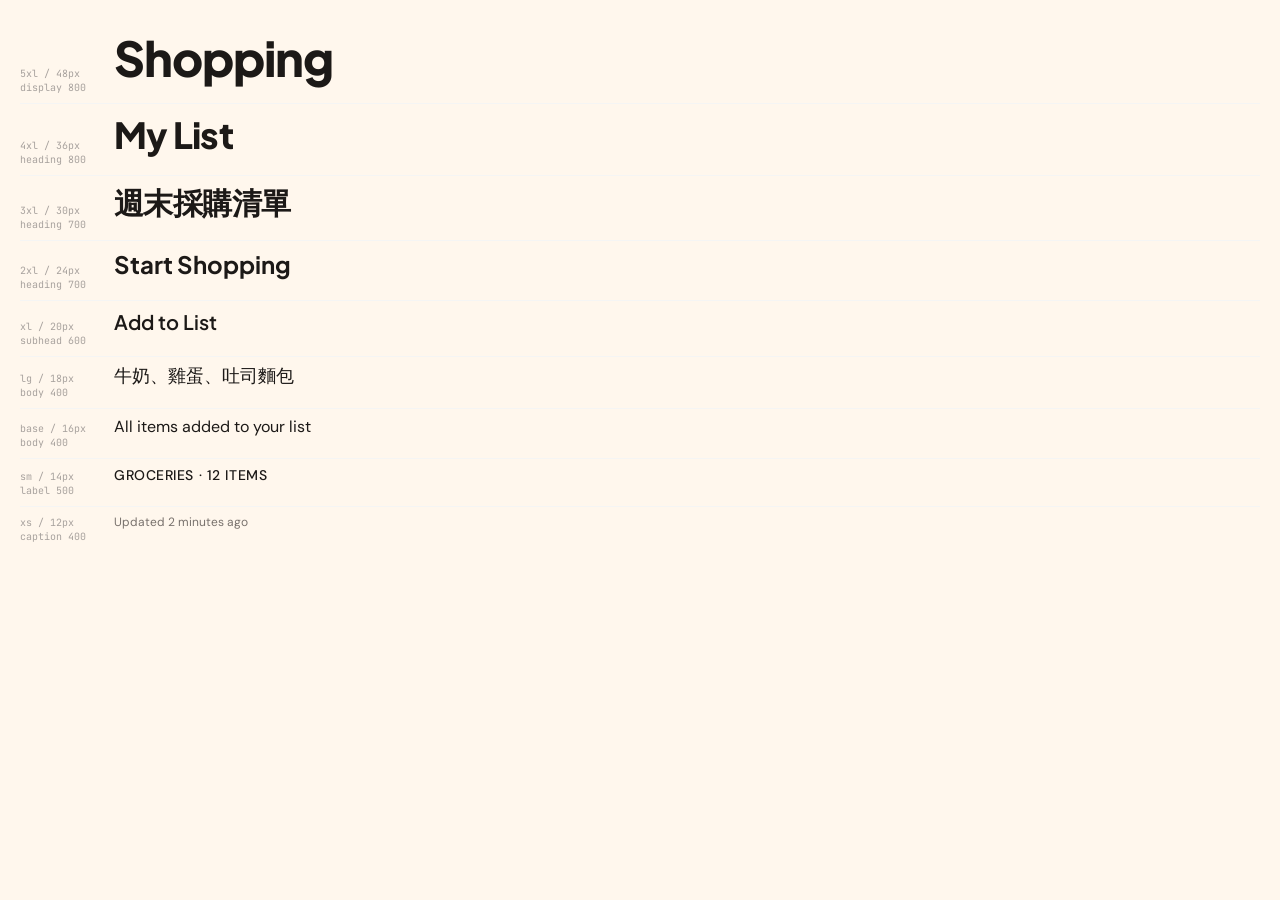
<file: preview/type-scale.html>
<!DOCTYPE html>
<html lang="en">
<head>
<meta charset="UTF-8">
<title>Type Scale</title>
<link href="https://fonts.googleapis.com/css2?family=Plus+Jakarta+Sans:wght@700;800&family=DM+Sans:wght@400;500;600&family=JetBrains+Mono:wght@400&display=swap" rel="stylesheet">
<style>
  * { box-sizing: border-box; margin: 0; padding: 0; }
  body { font-family: 'DM Sans', sans-serif; background: #fff7ed; padding: 20px; display: flex; flex-direction: column; gap: 0; }
  .row { display: flex; align-items: baseline; gap: 14px; padding: 8px 0; border-bottom: 1px solid #f5f5f4; }
  .row:last-child { border-bottom: none; }
  .meta { font-family: 'JetBrains Mono', monospace; font-size: 10px; color: #a8a29e; width: 80px; flex-shrink: 0; line-height: 1.4; }
  .sample { color: #1c1917; line-height: 1.25; }
  .d { font-family: 'Plus Jakarta Sans', sans-serif; }
  .b { font-family: 'DM Sans', sans-serif; }
</style>
</head>
<body>
  <div class="row">
    <div class="meta">5xl / 48px<br>display 800</div>
    <div class="sample d" style="font-size:48px;font-weight:800;letter-spacing:-0.02em;">Shopping</div>
  </div>
  <div class="row">
    <div class="meta">4xl / 36px<br>heading 800</div>
    <div class="sample d" style="font-size:36px;font-weight:800;letter-spacing:-0.02em;">My List</div>
  </div>
  <div class="row">
    <div class="meta">3xl / 30px<br>heading 700</div>
    <div class="sample d" style="font-size:30px;font-weight:700;letter-spacing:-0.02em;">週末採購清單</div>
  </div>
  <div class="row">
    <div class="meta">2xl / 24px<br>heading 700</div>
    <div class="sample d" style="font-size:24px;font-weight:700;">Start Shopping</div>
  </div>
  <div class="row">
    <div class="meta">xl / 20px<br>subhead 600</div>
    <div class="sample d" style="font-size:20px;font-weight:600;">Add to List</div>
  </div>
  <div class="row">
    <div class="meta">lg / 18px<br>body 400</div>
    <div class="sample b" style="font-size:18px;font-weight:400;">牛奶、雞蛋、吐司麵包</div>
  </div>
  <div class="row">
    <div class="meta">base / 16px<br>body 400</div>
    <div class="sample b" style="font-size:16px;font-weight:400;">All items added to your list</div>
  </div>
  <div class="row">
    <div class="meta">sm / 14px<br>label 500</div>
    <div class="sample b" style="font-size:14px;font-weight:500;letter-spacing:0.04em;">GROCERIES · 12 ITEMS</div>
  </div>
  <div class="row">
    <div class="meta">xs / 12px<br>caption 400</div>
    <div class="sample b" style="font-size:12px;font-weight:400;color:#78716c;">Updated 2 minutes ago</div>
  </div>
</body>
</html>
</file>
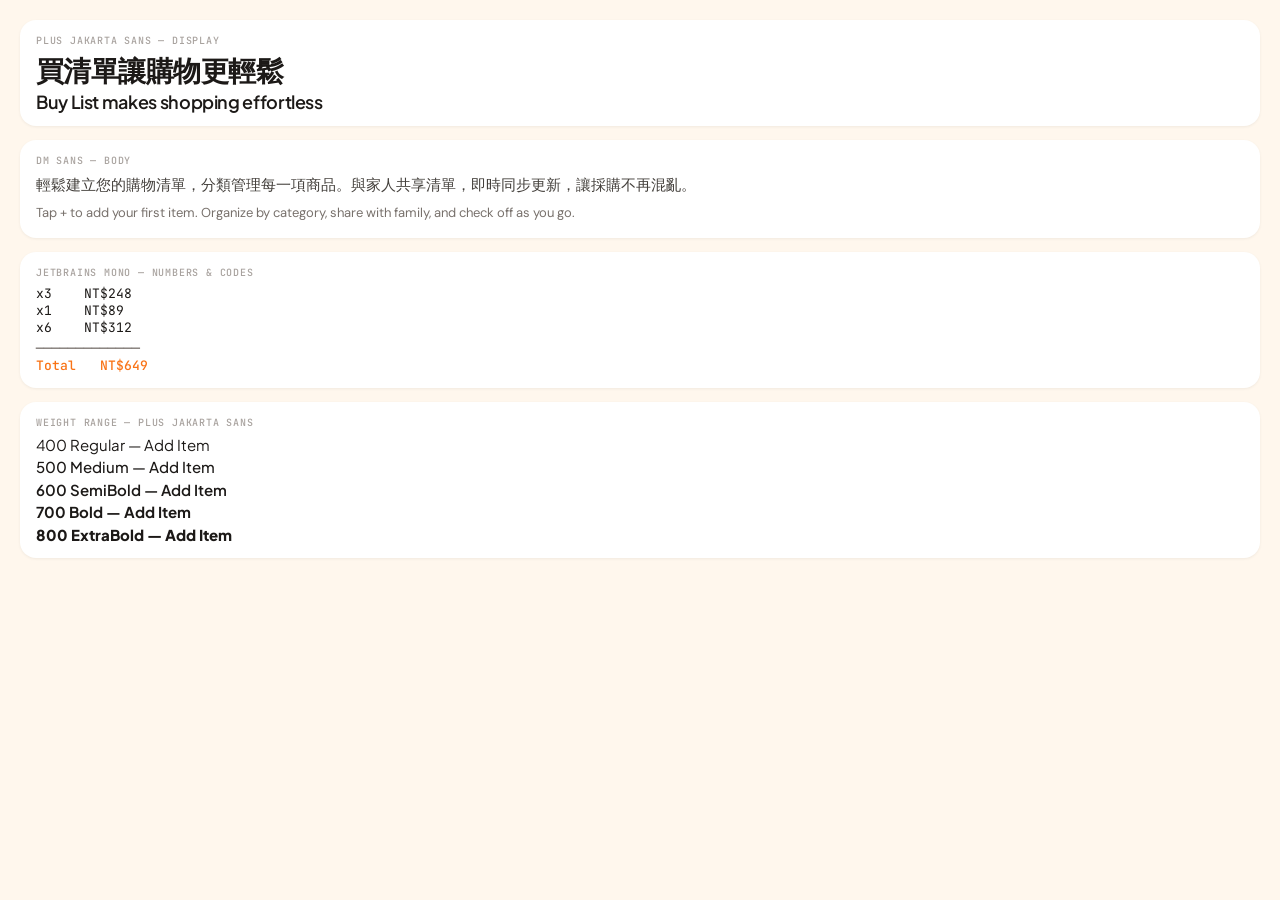
<file: preview/type-specimens.html>
<!DOCTYPE html>
<html lang="en">
<head>
<meta charset="UTF-8">
<title>Type Specimens</title>
<link href="https://fonts.googleapis.com/css2?family=Plus+Jakarta+Sans:ital,wght@0,400;0,500;0,600;0,700;0,800;1,400&family=DM+Sans:ital,opsz,wght@0,9..40,400;0,9..40,500;0,9..40,600;1,9..40,400&family=JetBrains+Mono:wght@400;500&display=swap" rel="stylesheet">
<style>
  * { box-sizing: border-box; margin: 0; padding: 0; }
  body { background: #fff7ed; padding: 20px; display: flex; flex-direction: column; gap: 14px; }
  .block { background: #fff; border-radius: 16px; padding: 14px 16px; box-shadow: 0 1px 3px rgba(0,0,0,.06); }
  .tag { font-size: 10px; font-weight: 500; letter-spacing: 0.08em; text-transform: uppercase; color: #a8a29e; font-family: 'JetBrains Mono', monospace; margin-bottom: 6px; }
  .display { font-family: 'Plus Jakarta Sans', sans-serif; font-size: 28px; font-weight: 800; letter-spacing: -0.02em; color: #1c1917; line-height: 1.2; }
  .body-text { font-family: 'DM Sans', sans-serif; font-size: 15px; color: #44403c; line-height: 1.6; }
  .mono-text { font-family: 'JetBrains Mono', monospace; font-size: 13px; color: #1c1917; }
  .weights { display: flex; flex-direction: column; gap: 3px; }
  .w { font-family: 'Plus Jakarta Sans', sans-serif; color: #1c1917; line-height: 1.3; }
</style>
</head>
<body>
  <div class="block">
    <div class="tag">Plus Jakarta Sans — Display</div>
    <div class="display">買清單讓購物更輕鬆</div>
    <div class="display" style="font-size:18px;font-weight:600;margin-top:4px;">Buy List makes shopping effortless</div>
  </div>
  <div class="block">
    <div class="tag">DM Sans — Body</div>
    <div class="body-text">輕鬆建立您的購物清單，分類管理每一項商品。與家人共享清單，即時同步更新，讓採購不再混亂。</div>
    <div class="body-text" style="margin-top:6px;color:#78716c;font-size:13px;">Tap + to add your first item. Organize by category, share with family, and check off as you go.</div>
  </div>
  <div class="block">
    <div class="tag">JetBrains Mono — Numbers &amp; Codes</div>
    <div class="mono-text">x3 &nbsp;&nbsp; NT$248<br>x1 &nbsp;&nbsp; NT$89<br>x6 &nbsp;&nbsp; NT$312<br><span style="color:#78716c;margin-top:4px;display:block;">─────────────</span><span style="font-weight:500;color:#f97316;">Total &nbsp; NT$649</span></div>
  </div>
  <div class="block">
    <div class="tag">Weight Range — Plus Jakarta Sans</div>
    <div class="weights">
      <div class="w" style="font-weight:400;font-size:15px;">400 Regular — Add Item</div>
      <div class="w" style="font-weight:500;font-size:15px;">500 Medium — Add Item</div>
      <div class="w" style="font-weight:600;font-size:15px;">600 SemiBold — Add Item</div>
      <div class="w" style="font-weight:700;font-size:15px;">700 Bold — Add Item</div>
      <div class="w" style="font-weight:800;font-size:15px;">800 ExtraBold — Add Item</div>
    </div>
  </div>
</body>
</html>
</file>
